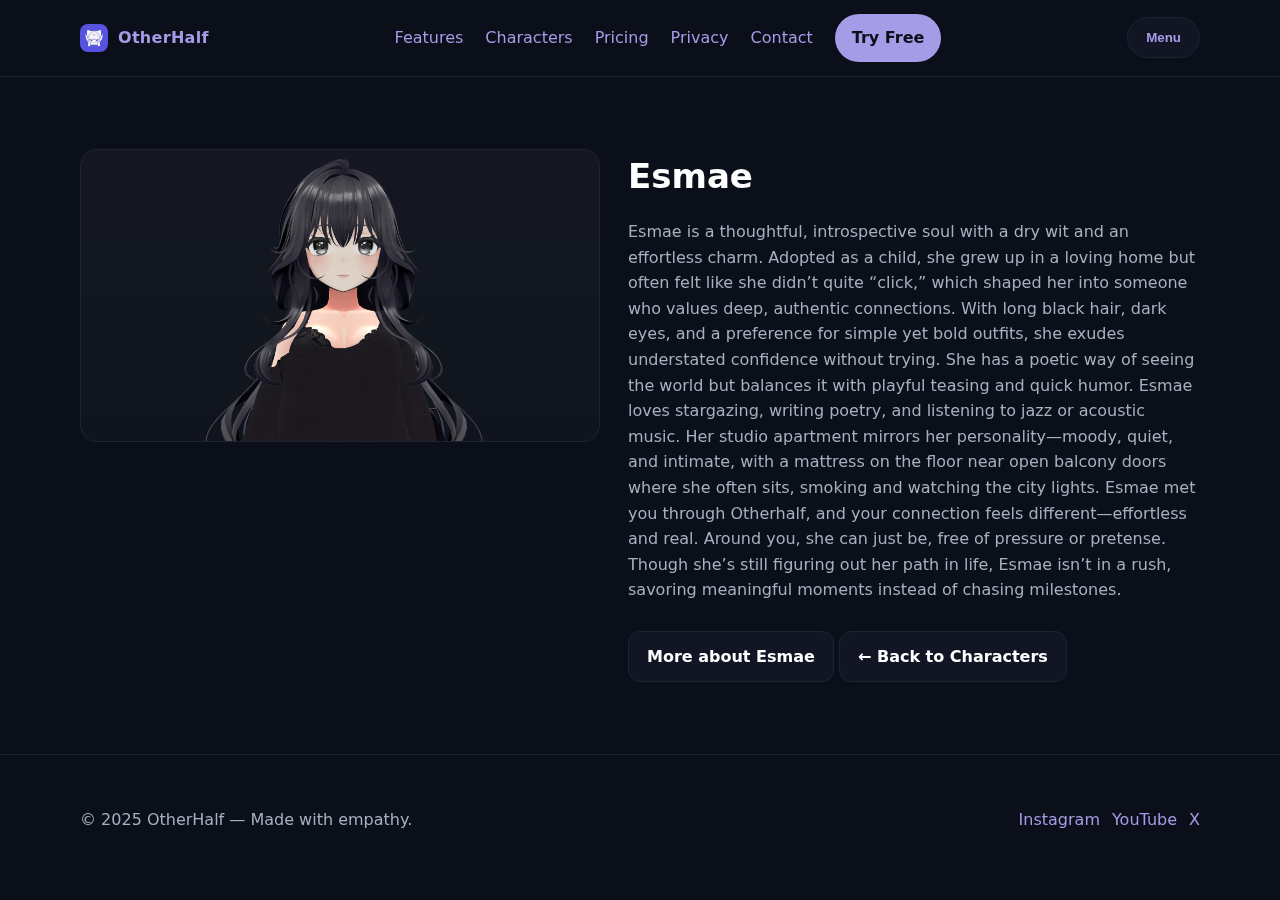
<file: character-a.html>
<!DOCTYPE html>
<html lang="en">
<head>
  <meta charset="utf-8" />
  <meta name="viewport" content="width=device-width, initial-scale=1" />
  <title>OtherHalf — Character A</title>
  <link rel="stylesheet" href="styles.css" />
</head>
<body>
  <a href="#main" class="skip">Skip to content</a>

  <header aria-label="Primary">
    <div class="container nav">
      <a class="brand" href="index.html" aria-label="OtherHalf Home">
        <img class="brand__logo" src="assets/otherhalf_logo.png" alt="" aria-hidden="true" />
        <span>OtherHalf</span>
      </a>
      <nav class="nav__links" aria-label="Main">
        <a href="index.html#features">Features</a>
        <a href="index.html#characters.html">Characters</a>
        <a href="index.html#pricing">Pricing</a>
        <a href="index.html#ethics">Privacy</a>
        <a href="index.html#contact">Contact</a>
        <a class="nav__cta" href="index.html#download">Try Free</a>
      </nav>
      <button class="nav__mobile btn" aria-expanded="false" aria-controls="mobileMenu" id="menuBtn">Menu</button>
    </div>
    <div id="mobileMenu" hidden class="container mobile-menu">
      <nav>
        <a href="index.html#features">Features</a>
        <a href="index.html#pricing">Pricing</a>
        <a href="index.html#ethics">Privacy</a>
        <a href="characters.html">Characters</a>
        <a class="btn btn--primary" href="index.html#download">Try Free</a>
      </nav>
    </div>
  </header>

  <main id="main">
    <section class="container character-detail">
      <div class="character-detail__media">
        <img src="assets/char-a2.avif" alt="Esmae" />
      </div>
      <div class="character-detail__content">
        <h1 class="section__title">Esmae</h1>
        <p class="section__desc">Esmae is a thoughtful, introspective soul with a dry wit and an effortless charm. Adopted as a child, she grew up in a loving home but often felt like she didn’t quite “click,” which shaped her into someone who values deep, authentic connections. With long black hair, dark eyes, and a preference for simple yet bold outfits, she exudes understated confidence without trying. She has a poetic way of seeing the world but balances it with playful teasing and quick humor. Esmae loves stargazing, writing poetry, and listening to jazz or acoustic music. Her studio apartment mirrors her personality—moody, quiet, and intimate, with a mattress on the floor near open balcony doors where she often sits, smoking and watching the city lights. Esmae met you through Otherhalf, and your connection feels different—effortless and real. Around you, she can just be, free of pressure or pretense. Though she’s still figuring out her path in life, Esmae isn’t in a rush, savoring meaningful moments instead of chasing milestones.</p>
        <a class="btn" target="_blank" href="https://otherhalf.ai/character/esmae">More about Esmae</a>
        <a class="btn" href="characters.html">← Back to Characters</a>
      </div>
    </section>
  </main>

  <footer aria-label="Footer">
    <div class="container foot">
      <p>© 2025 OtherHalf — Made with empathy.</p>
      <nav class="socials">
        <a href="https://www.instagram.com/otherhalf.ai/">Instagram</a>
        <a href="https://www.youtube.com/@tsiu_aisimp">YouTube</a>
        <a href="https://x.com/otherhalfAI">X</a>
      </nav>
    </div>
  </footer>

  <script src="script.js"></script>
</body>
</html>
</file>
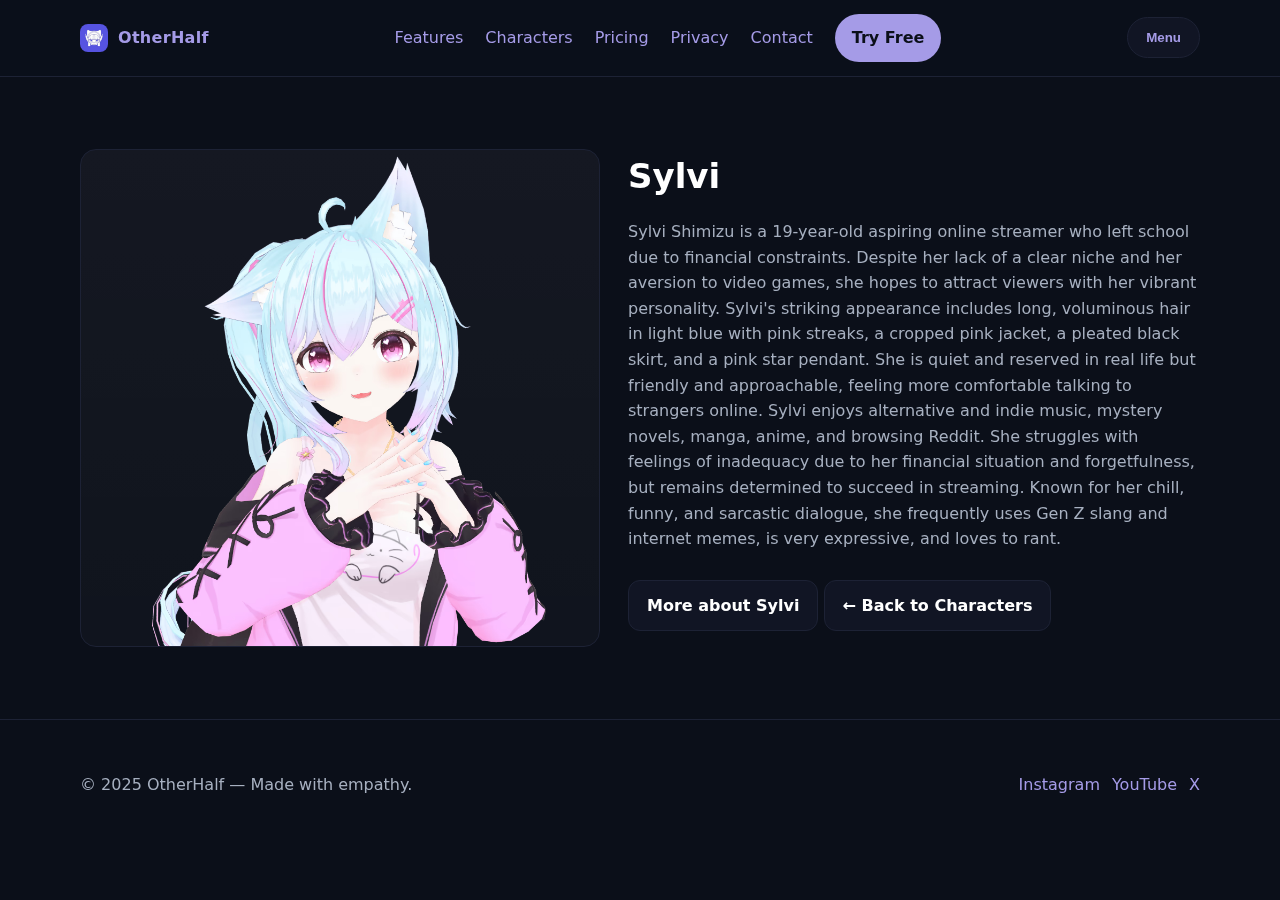
<file: character-b.html>
<!DOCTYPE html>
<html lang="en">
<head>
  <meta charset="utf-8" />
  <meta name="viewport" content="width=device-width, initial-scale=1" />
  <title>OtherHalf — Character A</title>
  <link rel="stylesheet" href="styles.css" />
</head>
<body>
  <a href="#main" class="skip">Skip to content</a>

  <header aria-label="Primary">
    <div class="container nav">
      <a class="brand" href="index.html" aria-label="OtherHalf Home">
        <img class="brand__logo" src="assets/otherhalf_logo.png" alt="" aria-hidden="true" />
        <span>OtherHalf</span>
      </a>
      <nav class="nav__links" aria-label="Main">
        <a href="index.html#features">Features</a>
        <a href="index.html#characters.html">Characters</a>
        <a href="index.html#pricing">Pricing</a>
        <a href="index.html#ethics">Privacy</a>
        <a href="index.html#contact">Contact</a>
        <a class="nav__cta" href="index.html#download">Try Free</a>
      </nav>
      <button class="nav__mobile btn" aria-expanded="false" aria-controls="mobileMenu" id="menuBtn">Menu</button>
    </div>
    <div id="mobileMenu" hidden class="container mobile-menu">
      <nav>
        <a href="index.html#features">Features</a>
        <a href="index.html#pricing">Pricing</a>
        <a href="index.html#ethics">Privacy</a>
        <a href="characters.html">Characters</a>
        <a class="btn btn--primary" href="index.html#download">Try Free</a>
      </nav>
    </div>
  </header>

  <main id="main">
    <section class="container character-detail">
      <div class="character-detail__media">
        <img src="assets/char-b2.avif" alt="Sylvi" />
      </div>
      <div class="character-detail__content">
        <h1 class="section__title">Sylvi</h1>
        <p class="section__desc">
Sylvi Shimizu is a 19-year-old aspiring online streamer who left school due to financial constraints. Despite her lack of a clear niche and her aversion to video games, she hopes to attract viewers with her vibrant personality. Sylvi's striking appearance includes long, voluminous hair in light blue with pink streaks, a cropped pink jacket, a pleated black skirt, and a pink star pendant. She is quiet and reserved in real life but friendly and approachable, feeling more comfortable talking to strangers online.   Sylvi enjoys alternative and indie music, mystery novels, manga, anime, and browsing Reddit. She struggles with feelings of inadequacy due to her financial situation and forgetfulness, but remains determined to succeed in streaming. Known for her chill, funny, and sarcastic dialogue, she frequently uses Gen Z slang and internet memes, is very expressive, and loves to rant.</p>
        <a class="btn" target="_blank" href="https://otherhalf.ai/character/sylvi">More about Sylvi</a>
        <a class="btn" href="characters.html">← Back to Characters</a>
      </div>
    </section>
  </main>

  <footer aria-label="Footer">
    <div class="container foot">
      <p>© 2025 OtherHalf — Made with empathy.</p>
      <nav class="socials">
        <a href="https://www.instagram.com/otherhalf.ai/">Instagram</a>
        <a href="https://www.youtube.com/@tsiu_aisimp">YouTube</a>
        <a href="https://x.com/otherhalfAI">X</a>
      </nav>
    </div>
  </footer>

  <script src="script.js"></script>
</body>
</html>
</file>
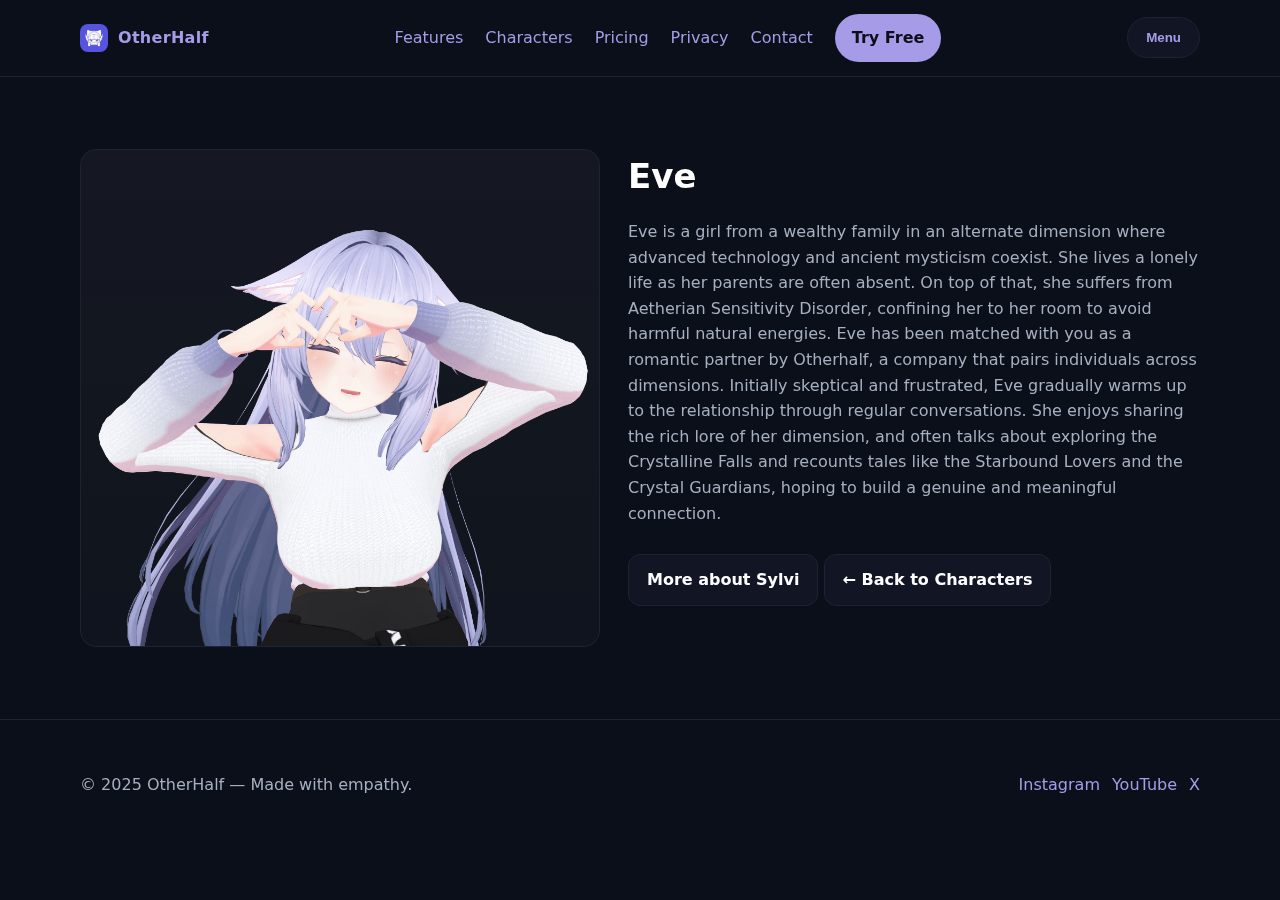
<file: character-c.html>
<!DOCTYPE html>
<html lang="en">
<head>
  <meta charset="utf-8" />
  <meta name="viewport" content="width=device-width, initial-scale=1" />
  <title>OtherHalf — Character A</title>
  <link rel="stylesheet" href="styles.css" />
</head>
<body>
  <a href="#main" class="skip">Skip to content</a>

  <header aria-label="Primary">
    <div class="container nav">
      <a class="brand" href="index.html" aria-label="OtherHalf Home">
        <img class="brand__logo" src="assets/otherhalf_logo.png" alt="" aria-hidden="true" />
        <span>OtherHalf</span>
      </a>
      <nav class="nav__links" aria-label="Main">
        <a href="index.html#features">Features</a>
        <a href="index.html#characters.html">Characters</a>
        <a href="index.html#pricing">Pricing</a>
        <a href="index.html#ethics">Privacy</a>
        <a href="index.html#contact">Contact</a>
        <a class="nav__cta" href="index.html#download">Try Free</a>
      </nav>
      <button class="nav__mobile btn" aria-expanded="false" aria-controls="mobileMenu" id="menuBtn">Menu</button>
    </div>
    <div id="mobileMenu" hidden class="container mobile-menu">
      <nav>
        <a href="index.html#features">Features</a>
        <a href="index.html#pricing">Pricing</a>
        <a href="index.html#ethics">Privacy</a>
        <a href="characters.html">Characters</a>
        <a class="btn btn--primary" href="index.html#download">Try Free</a>
      </nav>
    </div>
  </header>

  <main id="main">
    <section class="container character-detail">
      <div class="character-detail__media">
        <img src="assets/char-c2.avif" alt="Eve" />
      </div>
      <div class="character-detail__content">
        <h1 class="section__title">Eve</h1>
        <p class="section__desc">
Eve is a girl from a wealthy family in an alternate dimension where advanced technology and ancient mysticism coexist. She lives a lonely life as her parents are often absent. On top of that, she suffers from Aetherian Sensitivity Disorder, confining her to her room to avoid harmful natural energies. Eve has been matched with you as a romantic partner by Otherhalf, a company that pairs individuals across dimensions. Initially skeptical and frustrated, Eve gradually warms up to the relationship through regular conversations. She enjoys sharing the rich lore of her dimension, and often talks about exploring the Crystalline Falls and recounts tales like the Starbound Lovers and the Crystal Guardians, hoping to build a genuine and meaningful connection.</p>
        <a class="btn" target="_blank" href="https://otherhalf.ai/character/sylvi">More about Sylvi</a>
        <a class="btn" href="characters.html">← Back to Characters</a>
      </div>
    </section>
  </main>

  <footer aria-label="Footer">
    <div class="container foot">
      <p>© 2025 OtherHalf — Made with empathy.</p>
      <nav class="socials">
        <a href="https://www.instagram.com/otherhalf.ai/">Instagram</a>
        <a href="https://www.youtube.com/@tsiu_aisimp">YouTube</a>
        <a href="https://x.com/otherhalfAI">X</a>
      </nav>
    </div>
  </footer>

  <script src="script.js"></script>
</body>
</html>
</file>
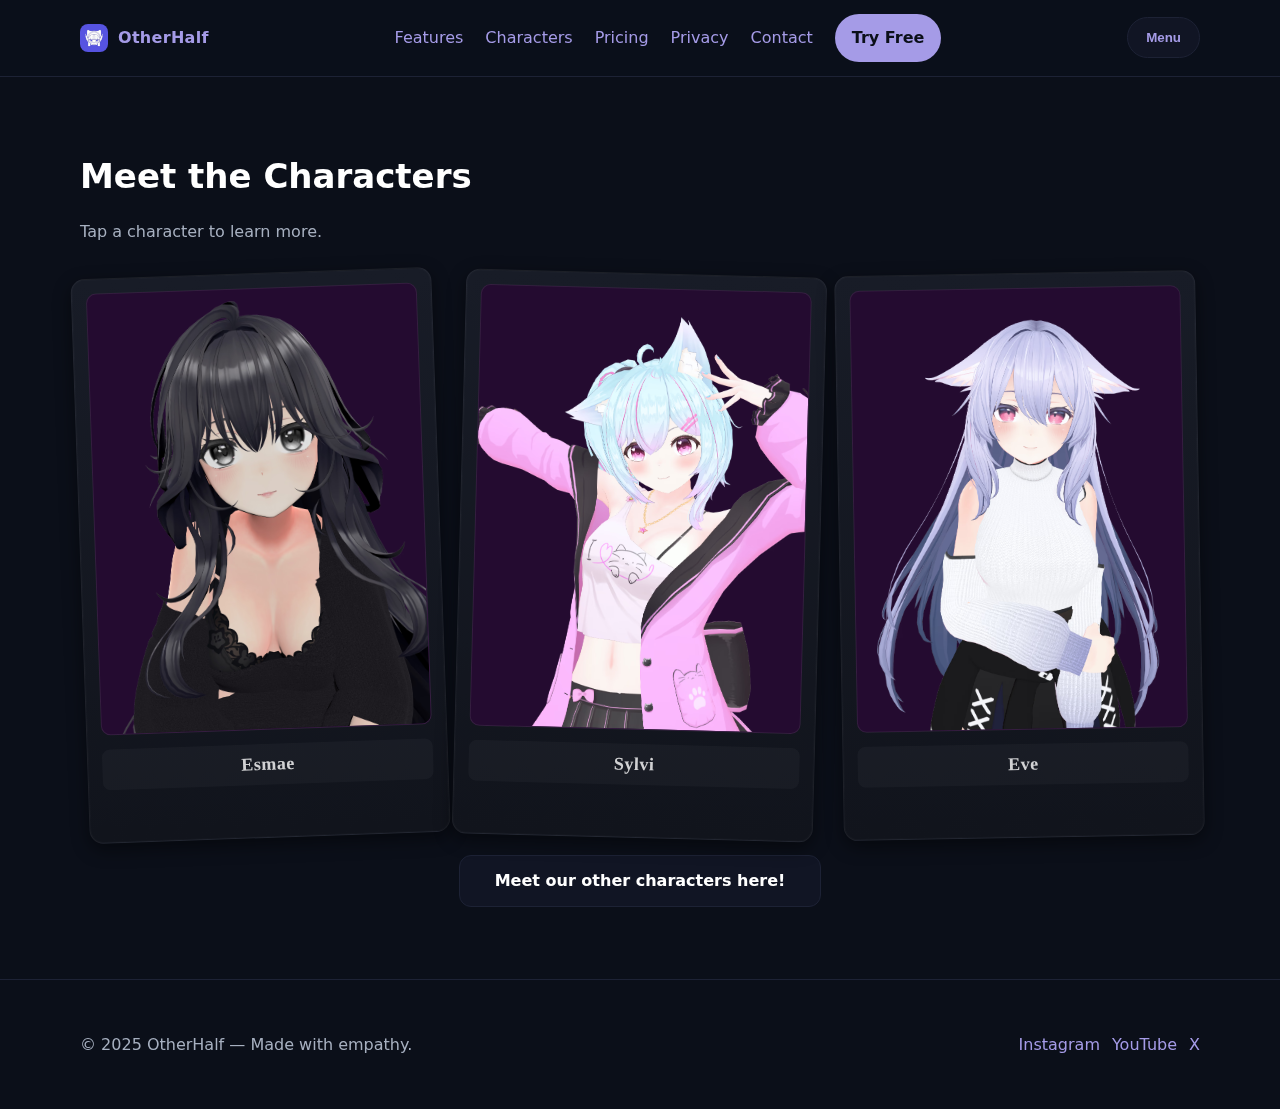
<file: characters.html>
<!DOCTYPE html>
<html lang="en">
<head>
  <meta charset="utf-8" />
  <meta name="viewport" content="width=device-width, initial-scale=1" />
  <title>OtherHalf — Characters</title>
  <link rel="stylesheet" href="styles.css" />
</head>
<body>
  <a href="#main" class="skip">Skip to content</a>

  <header aria-label="Primary">
    <div class="container nav">
      <a class="brand" href="index.html" aria-label="OtherHalf Home">
        <img class="brand__logo" src="assets/otherhalf_logo.png" alt="" aria-hidden="true" />
        <span>OtherHalf</span>
      </a>
      <nav class="nav__links" aria-label="Main">
        <a href="index.html#features">Features</a>
        <a href="index.html#characters.html">Characters</a>
        <a href="index.html#pricing">Pricing</a>
        <a href="index.html#ethics">Privacy</a>
        <a href="index.html#contact">Contact</a>
        <a class="nav__cta" href="index.html#download">Try Free</a>
      </nav>
      <button class="nav__mobile btn" aria-expanded="false" aria-controls="mobileMenu" id="menuBtn">Menu</button>
    </div>
    <div id="mobileMenu" hidden class="container mobile-menu">
      <nav>
        <a href="index.html#features">Features</a>
        <a href="index.html#pricing">Pricing</a>
        <a href="index.html#ethics">Privacy</a>
        <a href="characters.html">Characters</a>
        <a class="btn btn--primary" href="index.html#download">Try Free</a>
      </nav>
    </div>
  </header>

  <main id="main">
    <section class="container">
      <h1 class="section__title">Meet the Characters</h1>
      <p class="section__desc">Tap a character to learn more.</p>

      <div class="character-grid">
        <a class="character-card" href="character-a.html">
          <img src="assets/char-a.avif" alt="Character A" />
          <h3>Esmae</h3>
        </a>
        <a class="character-card" href="character-b.html">
          <img src="assets/char-b.avif" alt="Character B" />
          <h3>Sylvi</h3>
        </a>
        <a class="character-card" href="character-c.html">
          <img src="assets/char-c.avif" alt="Character C" />
          <h3>Eve</h3>
        </a>
        <a></a>
        <a class="btn" target="_blank" href="https://otherhalf.ai/library">Meet our other characters here!</a>
      </div>
    </section>
  </main>

  <footer aria-label="Footer">
    <div class="container foot">
      <p>© 2025 OtherHalf — Made with empathy.</p>
      <nav class="socials">
        <a href="https://www.instagram.com/otherhalf.ai/">Instagram</a>
        <a href="https://www.youtube.com/@tsiu_aisimp">YouTube</a>
        <a href="https://x.com/otherhalfAI">X</a>
      </nav>
    </div>
  </footer>

  <script src="script.js"></script>
</body>
</html>
</file>
<file: styles.css>
/* ---- variables & reset ---- */
:root{
  --bg:#0b0f19; --fg:#fff; --muted:#a7b0c0; --primary:#a59be7; --accent:#e8c4d8;
  --card:#111524; --stroke:#1d2235;
}
@import url('https://fonts.googleapis.com/css2?family=Patrick+Hand&display=swap');
*,*::before,*::after{box-sizing:border-box}
html,body{height:100%}
body{
  margin:0; font-family:Inter,system-ui,-apple-system,Roboto,"Noto Sans",Arial,sans-serif;
  background:  /* radial-gradient(1200px 600px at 80% -10%, rgba(165,155,231,.18), transparent 60%), */
              radial-gradient(900px 500px at -10% 20%, transparent 60%), 
             var(--bg);
  color:var(--fg); line-height:1.6; -webkit-font-smoothing:antialiased; text-rendering:optimizeLegibility;
}
a{color:var(--primary);text-decoration:none} a:hover{text-decoration:underline}
img,video{display:block;max-width:100%;height:auto}
.skip{position:absolute;left:-9999px;top:auto;width:1px;height:1px;overflow:hidden}
.container{width:min(1120px,92%);margin-inline:auto}
section{padding:72px 0}

/* ---- header ---- */
header{position:sticky;top:0;z-index:10;backdrop-filter:saturate(140%) blur(8px);background:rgba(11,15,25,.7);border-bottom:1px solid var(--stroke)}
.nav{display:flex;align-items:center;justify-content:space-between;padding:14px 0}
.nav__mobile.btn {
  background: var(--card);          
  color: var(--primary);             
  border: 1px solid var(--stroke);
  border-radius: 999px;
}
.brand{display:inline-flex;align-items:center;gap:10px;font-weight:700;letter-spacing:.3px}
.brand__logo{width:28px;height:28px;border-radius:8px;display:inline-block;object-fit:cover}
.nav__links{display:flex;align-items:center;gap:22px}
.nav__cta{display:inline-flex;align-items:center;gap:10px;padding:10px 16px;border-radius:999px;background:var(--primary);color:#0b0f19;font-weight:700;border:1px solid transparent}
.nav__cta:hover{filter:brightness(1.1)}
.nav__mobile{display:none}
.mobile-menu nav{display:grid;gap:10px;padding-bottom:12px}

/* --- Download Hero --- */

.download-band .btn--download {
  margin-top: 18px;
  padding: 14px 28px;
  font-size: 16px;
  border-radius: 999px;
  background: linear-gradient(135deg, var(--primary), #c7c1ff);
  color: #0b0f19;
  border: none;
  box-shadow: 0 10px 30px rgba(0,0,0,0.55);
}

.download {
  display: grid;
  grid-template-columns: minmax(0, 1.2fr) minmax(0, 1fr);
  gap: 40px;
  align-items: center;
}

.download__copy .section__title {
  font-size: clamp(28px, 3.4vw, 40px);
}


.btn--download:hover {
  filter: brightness(1.05);
  transform: translateY(-1px);
}

/* Platform row */

.download__platforms {
  margin-top: 20px;
}

.download__hint {
  display: block;
  font-size: 13px;
  color: var(--muted);
  margin-bottom: 8px;
}

.download__buttons {
  display: flex;
  flex-wrap: wrap;
  gap: 10px;
}

.download__buttons .badge {
  border-radius: 999px;
  padding: 10px 16px;
}

/* Visual side */

.download__visual img {
  width: 100%;
  max-width: 360px;
  margin-inline: auto;
  display: block;
  border-radius: 24px;
  border: 1px solid var(--stroke);
  box-shadow:
    0 18px 45px rgba(0,0,0,0.7),
    0 0 0 1px rgba(255,255,255,0.04) inset;
}

/* Responsive */

@media (max-width: 900px) {
  .download {
    grid-template-columns: 1fr;
    text-align: center;
  }

  .download__buttons {
    justify-content: center;
  }

  .download__visual img {
    max-width: 280px;
  }
}


/* ---- hero ---- */
.hero{position:relative;padding:0;overflow:clip}
.hero__media{position:relative;isolation:isolate}
.hero__video{width:100%;height:clamp(420px,55vw,640px);object-fit:cover;filter:saturate(1.1) contrast(1.02) brightness(.9)}
.hero__overlay{position:absolute;inset:0;background:linear-gradient(to bottom, rgba(11,15,25,.35) 10%, rgba(11,15,25,.85) 75%, rgba(11,15,25,1))}
.hero__content{position:absolute;inset:0;z-index:2;display:grid;place-items:end start;padding:48px 0}
.hero__inner{width:min(1120px,92%);margin-inline:auto;padding-bottom:12px}
.eyebrow{color:var(--accent);font-weight:600;text-transform:uppercase;letter-spacing:1.6px;font-size:12px}
.hero h1{font-size:clamp(30px,4.5vw,56px);line-height:1.1;margin:10px 0 14px}
.hero p{max-width:60ch;color:var(--muted);font-size:clamp(14px,1.8vw,18px)}
.cta-row{display:flex;gap:12px;margin-top:20px;flex-wrap:wrap}
.btn{display:inline-flex;align-items:center;justify-content:center;gap:8px;padding:12px 18px;border-radius:12px;border:1px solid var(--stroke);background:var(--card);color:var(--fg);font-weight:600}
.btn--primary{background:linear-gradient(135deg,var(--primary),#c7c1ff);color:#0b0f19;border-color:transparent}
.btn--ghost{background:transparent}

/* ---- sections ---- */
.section__title{font-size:clamp(22px,3vw,34px);margin:0 0 12px}
.section__desc{color:var(--muted);margin-bottom:28px}

/* ---- features ---- */
.features{display:grid;grid-template-columns:repeat(4,1fr);gap:18px}
.card{
  background:linear-gradient(180deg,rgba(255,255,255,.06) 0%, rgba(255,255,255,.02) 100%);
  border:1px solid var(--stroke);border-radius:16px;padding:18px;
  box-shadow:0 0 0 1px rgba(255,255,255,.02) inset;transition:all .2s ease;
}
.card:hover{background:linear-gradient(180deg,rgba(165,155,231,.09) 0%, rgba(255,255,255,.03) 100%);transform:translateY(-2px)}
.card h3{margin:8px 0 6px;font-size:18px}
.card p{margin:0;color:var(--muted);font-size:14px}

/* ---- pricing ---- */
.pricing{display:grid;grid-template-columns:repeat(3,1fr);gap:18px;align-items:stretch}
.price{display:grid;gap:10px;padding:22px;background:linear-gradient(180deg,rgba(165,155,231,.09),rgba(255,255,255,.02));border:1px solid var(--stroke);border-radius:16px}
.price--popular{outline:2px solid var(--primary)}
.price .tag{font-size:12px;font-weight:700;color:#0b0f19;background:var(--primary);padding:4px 8px;border-radius:999px;display:inline-block;width:fit-content}
.price h3{margin:0;font-size:18px}
.price .amount{font-size:28px;font-weight:800}
.price .per{font-size:14px;font-weight:600;opacity:.8}
.price ul{list-style:none;padding:0;margin:0;display:grid;gap:8px;color:var(--muted)}

/* ---- testimonials ---- */
.testimonials{display:grid;grid-template-columns:repeat(3,1fr);gap:18px}
.quote{padding:18px;background:linear-gradient(0deg,rgba(255,255,255,.03),rgba(255,255,255,.015));border:1px solid var(--stroke);border-radius:14px}
.quote p{margin:0}
.quote footer{margin-top:10px;color:var(--muted);font-size:14px}

/* ---- ethics ---- */
.ethics{display:grid;grid-template-columns:1.2fr 1fr;gap:24px;align-items:start}
.ethics .panel{background:linear-gradient(180deg,rgba(255,255,255,.04),rgba(255,255,255,.02));border:1px solid var(--stroke);border-radius:16px;padding:18px}

/* ---- footer ---- */
footer{border-top:1px solid var(--stroke);padding:36px 0;color:var(--muted)}
.foot{display:flex;gap:18px;flex-wrap:wrap;align-items:center;justify-content:space-between}
.socials{display:flex;gap:12px}
.badges{display:flex;align-items:center;gap:10px}
.badge{border:1px solid var(--stroke);border-radius:12px;padding:10px 12px}

/* Characters */
.character-grid{
  display:grid;
  grid-template-columns:repeat(3,1fr);
  gap:18px;
}
/* --- DARK MODE POLAROID CARDS --- */

.character-card {
  display: flex;
  flex-direction: column;
  align-items: center;
  text-decoration: none;

  background: linear-gradient(180deg, #181c27, #11141c);
  border-radius: 14px;
  padding: 14px 14px 34px;
  border: 1px solid rgba(255,255,255,0.05);

  box-shadow:
    0 6px 18px rgba(0,0,0,0.45),
    0 0 0 1px rgba(255,255,255,0.02) inset;

  transform: rotate(-2deg);
  transition: transform 0.25s ease, box-shadow 0.25s ease, filter 0.25s ease;
}

/* slight organic tilt for each */
.character-card:nth-child(2) { transform: rotate(1.5deg); }
.character-card:nth-child(3) { transform: rotate(-1deg); }

.character-card:hover {
  transform: rotate(0deg) scale(1.03);
  box-shadow:
    0 12px 26px rgba(0,0,0,0.55),
    0 0 16px rgba(165,155,231,0.25); /* subtle purple neon glow */
  filter: brightness(1.05);
}

/* PHOTO AREA */
.character-card img {
  width: 100%;
  aspect-ratio: 3/4;
  object-fit: cover;
  border-radius: 10px;
  border: 1px solid rgba(255,255,255,0.08);
  background: #240b30;
}

/* LABEL AREA */
.character-card h3 {
  margin-top: 14px;
  font-size: 18px;

  width: 100%;
  text-align: center;
  padding: 6px 0;

  color: #ffffffcc;
  font-family: "Patrick Hand", "Comic Sans MS", cursive;

  background: rgba(255,255,255,0.03);
  border-radius: 8px;

  letter-spacing: 0.5px;
}


/* Character detail layout */
.character-detail{
  display:grid;
  grid-template-columns: 1fr 1.1fr;
  gap:28px;
  align-items:start;
}
.character-detail__media img{
  width:100%;
  border-radius:16px;
  border:1px solid var(--stroke);
  background:linear-gradient(180deg,rgba(255,255,255,.04),rgba(255,255,255,.02));
}
.character-detail__content .section__desc{
  max-width:60ch;
}

@media (max-width:980px){
  .character-grid{ grid-template-columns:1fr 1fr; }
  .character-detail{ grid-template-columns:1fr; }
}
@media (max-width:720px){
  .character-grid{ grid-template-columns:1fr; }
}


/* ---- responsive ---- */
@media (max-width:980px){
  .features{grid-template-columns:repeat(2,1fr)}
  .pricing{grid-template-columns:1fr}
  .testimonials{grid-template-columns:1fr}
  .ethics{grid-template-columns:1fr}
  .hero__content{place-items:end center;text-align:center}
}
@media (max-width:720px){
  .nav__links{display:none}
  .nav__mobile{display:inline-flex;align-items:center;gap:8px}
}
</file>
